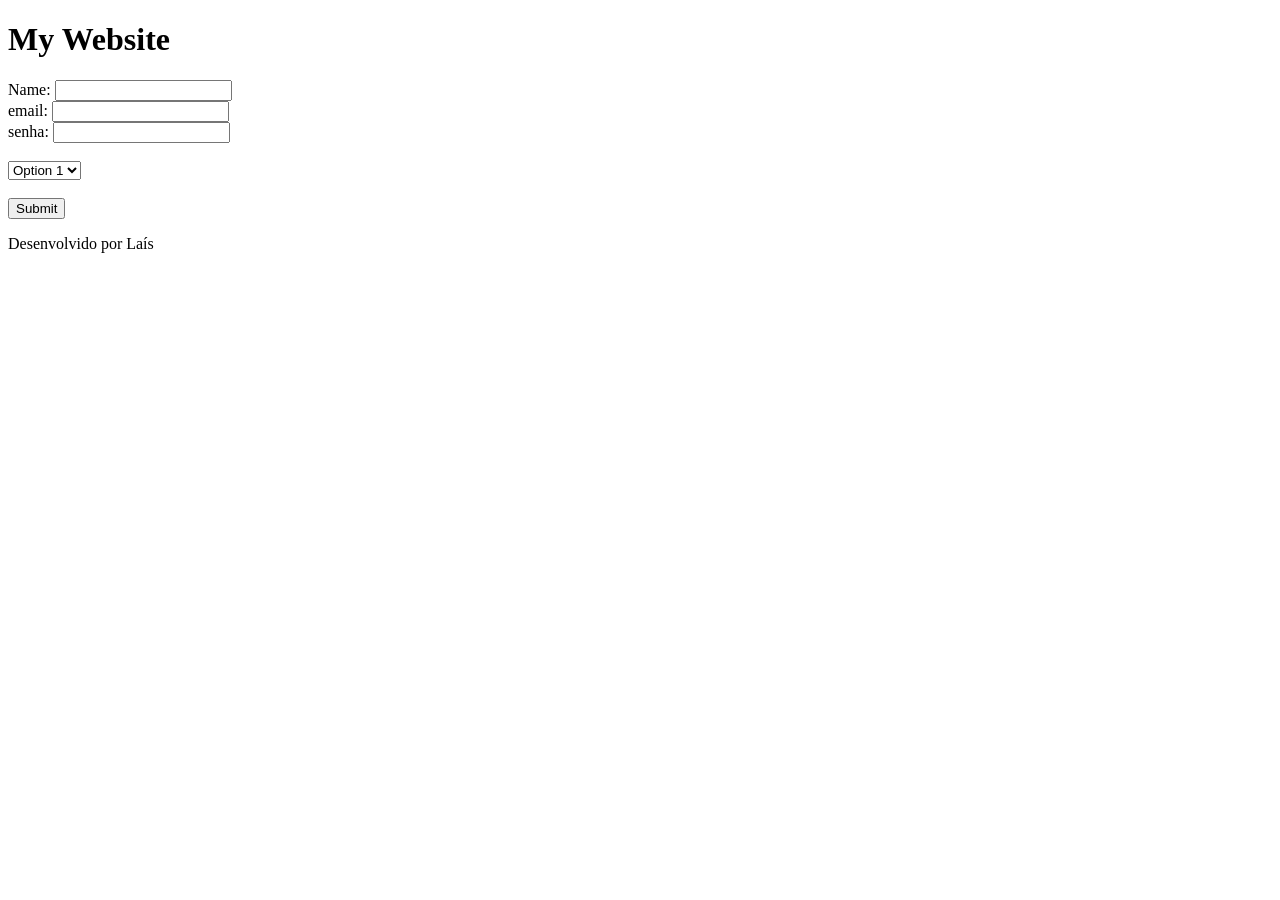
<file: estudo/index.html>
<!DOCTYPE html>
<html lang="en">
<head>
    <meta charset="UTF-8">
    <meta name="viewport" content="width=device-width, initial-scale=1.0">
    <title>Document</title>
</head>
<body>
<header>
    <h1>My Website</h1>
</header>   
<main>
    <form id="myForm" method="post">
        <label for="name">Name:</label>
        <input type="text" id="name" name="name">
         <br>
        <label for="email">email:</label>
        <input type="email" id="email" name="email" required>
         <br>
          <label for="senha">senha:</label>
        <input type="password" id="senha" name="senha" required minlength="8">
         <br>
        <br>
        <select name="options" id="options">
            <option value="option1">Option 1</option>
            <option value="option2">Option 2</option>
            <option value="option3">Option 3</option>
        </select>
        <br>
        <br>
        <input type="submit" value="Submit">

    </form>
</main> 
<footer>
    <p>Desenvolvido por Laís</p>
</footer>
<script>
    document.getElementById("myForm").addEventListener('submit', function(event) {
        event.preventDefault();
    });
</script>
</body>
</html>
</file>
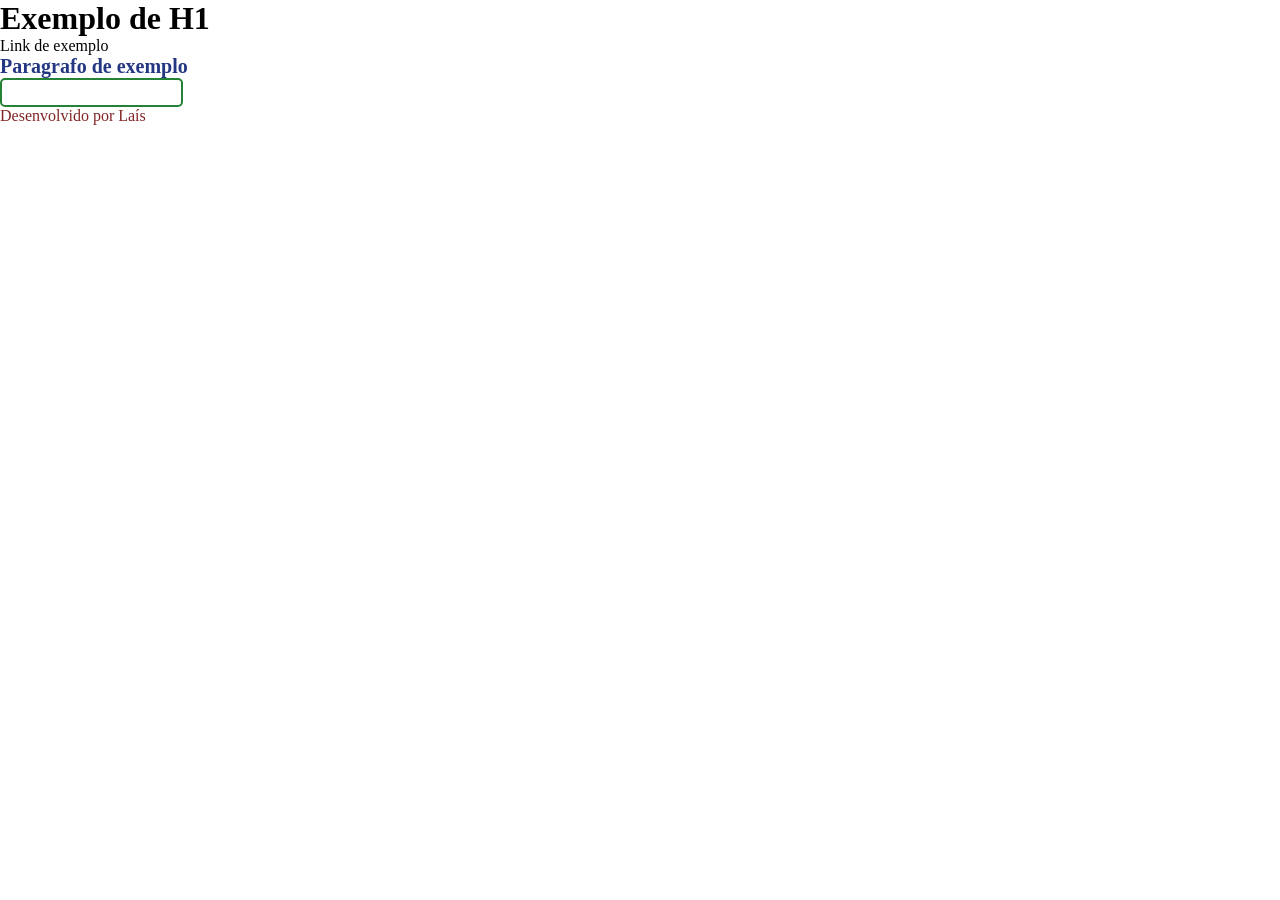
<file: exemplo-css/index.html>
<!DOCTYPE html>
<html lang="en">
<head>
    <meta charset="UTF-8">
    <meta name="viewport" content="width=device-width, initial-scale=1.0">
    <link rel="stylesheet" href="styles.css">
    <title>Exemplo de CSS</title>
</head>
<body>
    <header>
        <h1>Exemplo de H1</h1>
    </header>
    <main>
        <a> Link de exemplo</a>
        <p class="exemplo-classe"> Paragrafo de exemplo</p>
        <input type="email" name="email" id="email">
    </main>
    <footer>
        <p> Desenvolvido por Laís</p>
    </footer>
</body>
</html>
</file>
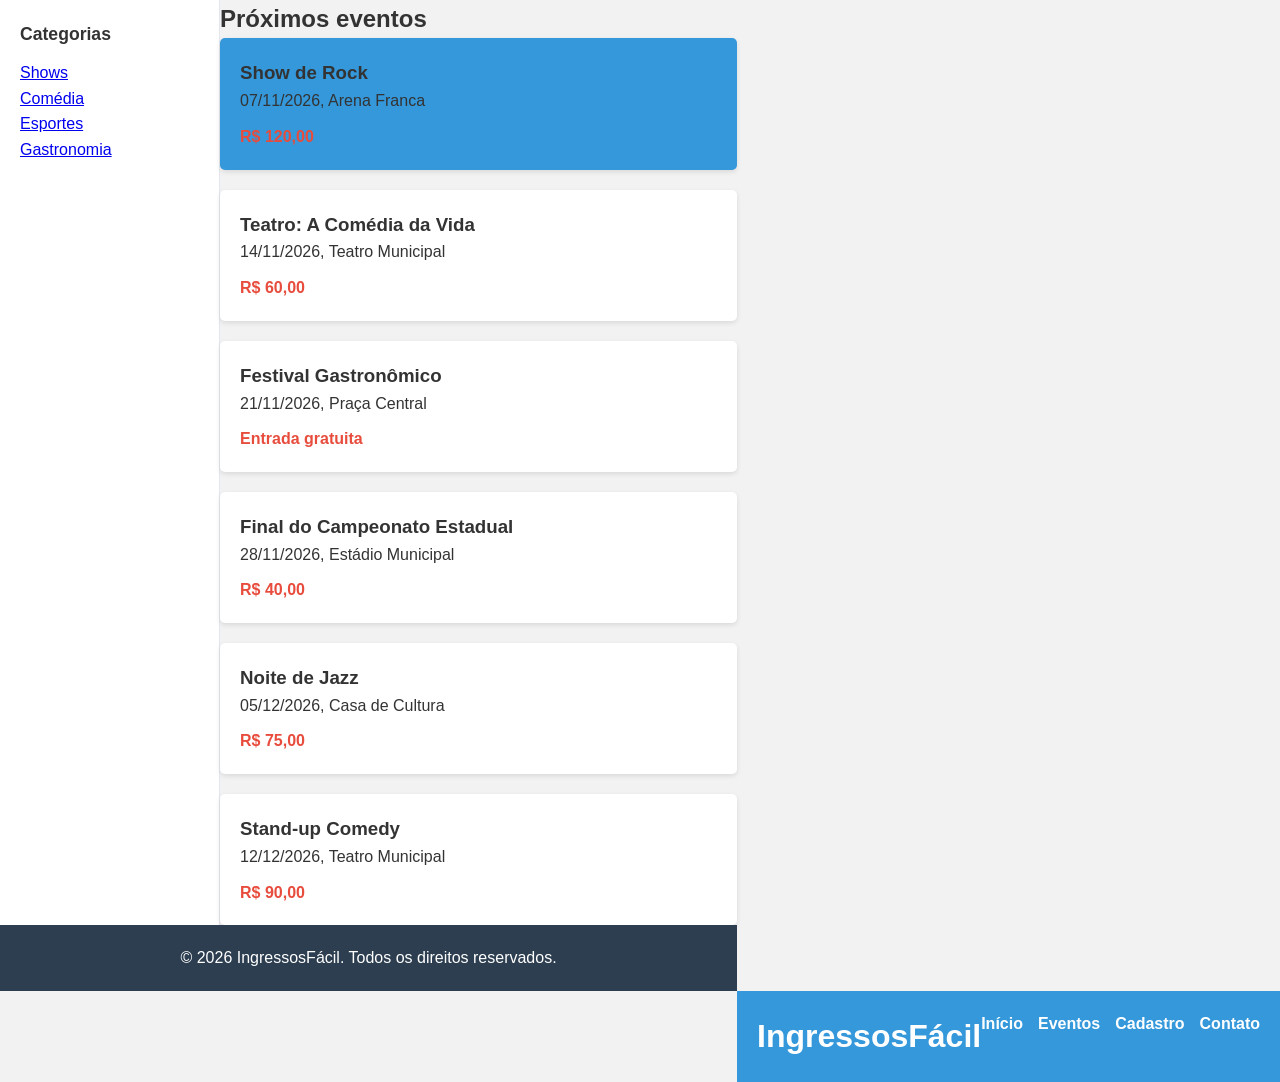
<file: exemplo-grid/index.html>
<!DOCTYPE html>
<html lang="pt-BR">
<head>
    <meta charset="UTF-8">
    <meta name="viewport" content="width=device-width, initial-scale=1.0">
    <title>IngressosFácil</title>
    <link rel="stylesheet" href="styles.css">
</head>
<body>

    <header class="topo">
        <h1>IngressosFácil</h1>
        <nav class="menu-horizontal">
            <ul>
                <li><a href="index.html" class="ativo">Início</a></li>
                <li><a href="#eventos">Eventos</a></li>
                <li><a href="cadastro.html">Cadastro</a></li>
                <li><a href="#contato">Contato</a></li>
            </ul>
        </nav>
    </header>

    <aside class="lateral">
        <h2>Categorias</h2>
        <nav class="menu-vertical">
            <ul>
                <li><a href="#">Shows</a></li>
                <li><a href="#">Comédia</a></li>
                <li><a href="#">Esportes</a></li>
                <li><a href="#">Gastronomia</a></li>
            </ul>
        </nav>
    </aside>

    <main class="conteudo">
        <section id="eventos">
            <h2>Próximos eventos</h2>
            <div class="grade-eventos">
                <article class="evento destaque">
                    <h3>Show de Rock</h3>
                    <p>07/11/2026, Arena Franca</p>
                    <p class="preco">R$ 120,00</p>
                </article>
                <article class="evento">
                    <h3>Teatro: A Comédia da Vida</h3>
                    <p>14/11/2026, Teatro Municipal</p>
                    <p class="preco">R$ 60,00</p>
                </article>
                <article class="evento">
                    <h3>Festival Gastronômico</h3>
                    <p>21/11/2026, Praça Central</p>
                    <p class="preco">Entrada gratuita</p>
                </article>
                <article class="evento">
                    <h3>Final do Campeonato Estadual</h3>
                    <p>28/11/2026, Estádio Municipal</p>
                    <p class="preco">R$ 40,00</p>
                </article>
                <article class="evento">
                    <h3>Noite de Jazz</h3>
                    <p>05/12/2026, Casa de Cultura</p>
                    <p class="preco">R$ 75,00</p>
                </article>
                <article class="evento">
                    <h3>Stand-up Comedy</h3>
                    <p>12/12/2026, Teatro Municipal</p>
                    <p class="preco">R$ 90,00</p>
                </article>
            </div>
        </section>
    </main>

    <footer class="rodape">
        <p id="contato">&copy; 2026 IngressosFácil. Todos os direitos reservados.</p>
    </footer>

</body>
</html>
</file>
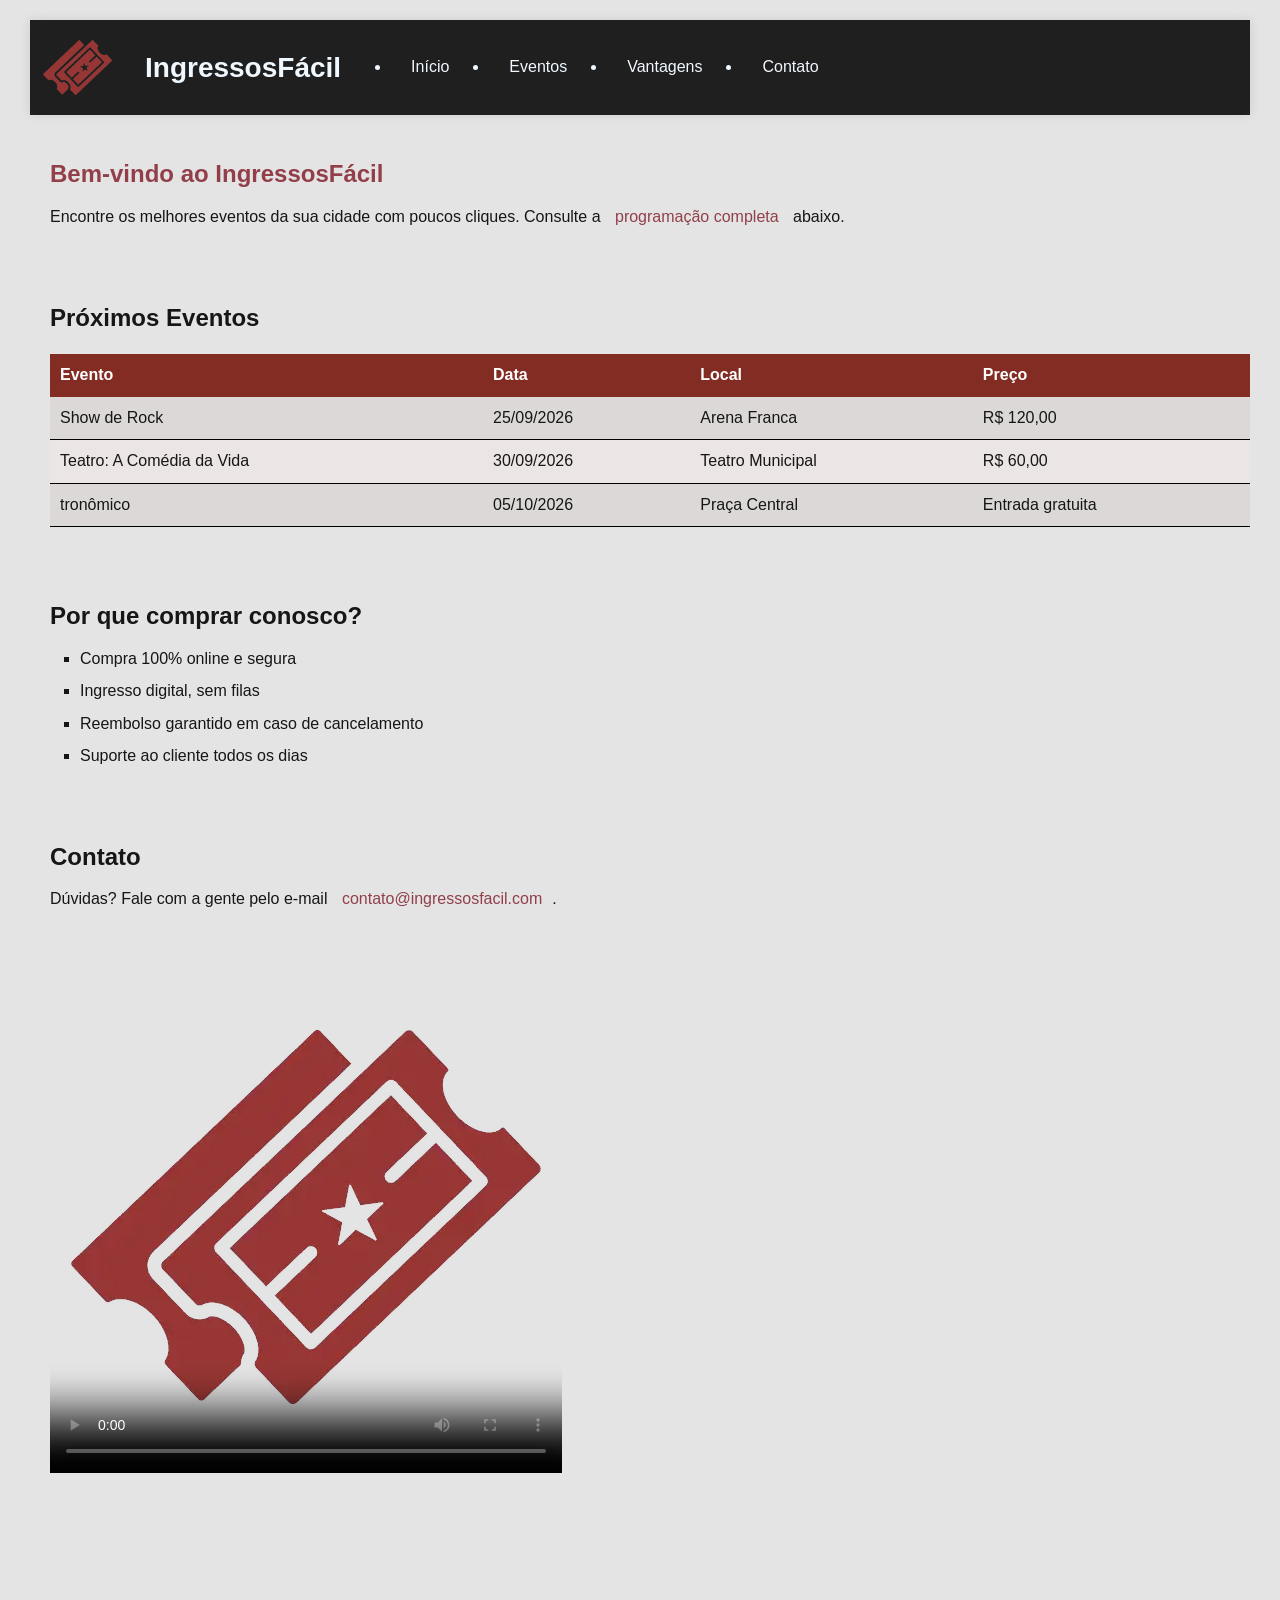
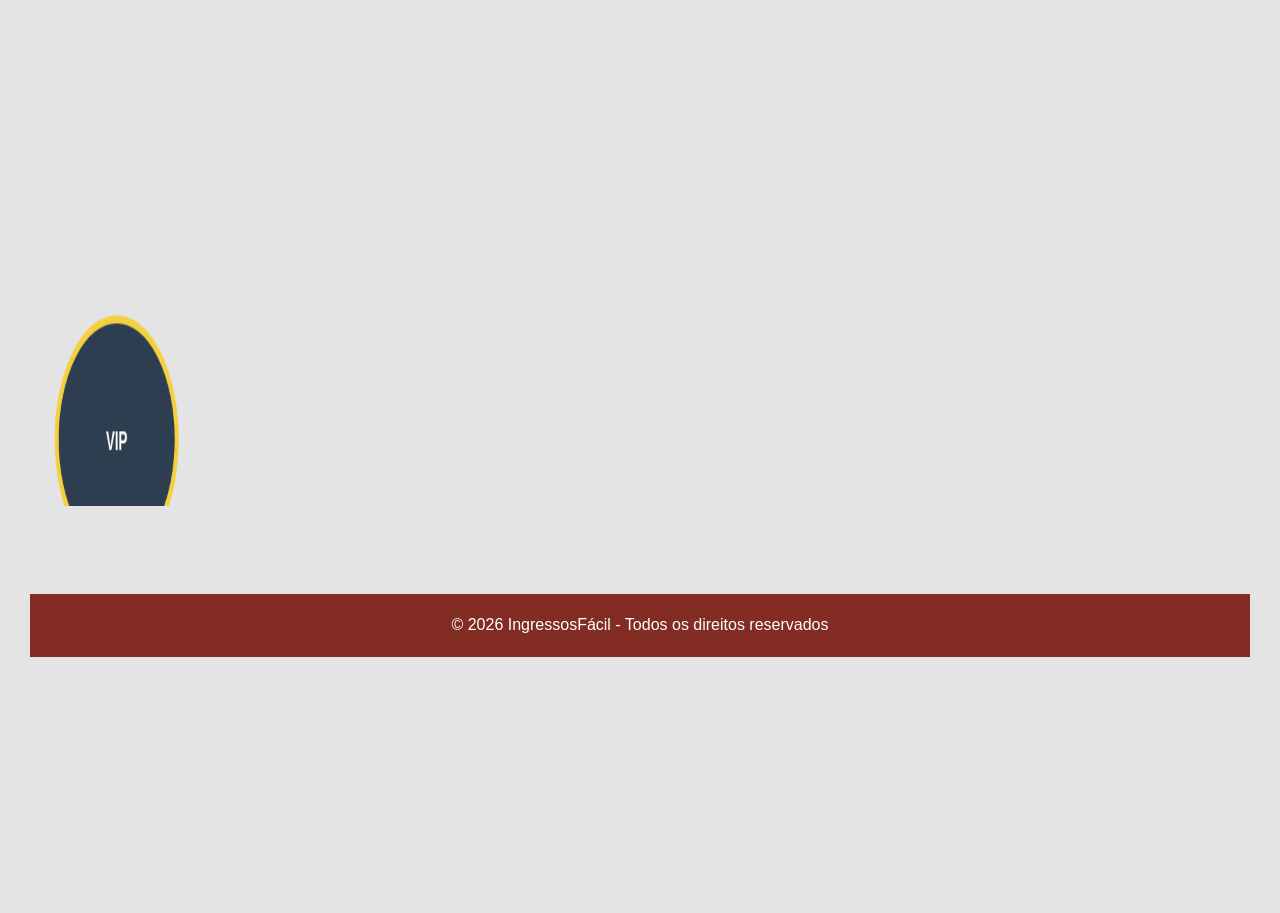
<file: exemplo-propriedade-css/index.html>
<!DOCTYPE html>
<html lang="pt-BR">

<head>
    <meta charset="UTF-8">
    <meta name="viewport" content="width=device-width, initial-scale=1.0">
    <title>IngressosFácil</title>
    <link rel="stylesheet" href="style.css">
</head>

<body>

    <header>
        <div class="logo">
            <img src="../imagens/tickets-icon.jpg" alt="Logo do site" style="width: 75px; height: 75px;">
            <h1>IngressosFácil</h1>

            <nav>
                <ul style=" display: flex;">
                    <li><a href="#home">Início</a></li>
                    <li><a href="#eventos">Eventos</a></li>
                    <li><a href="#vantagens">Vantagens</a></li>
                    <li><a href="#contato">Contato</a></li>
                </ul>
            </nav>
        </div>
    </header>

    <main>
        <br>
        <section id="home">
            <h2 style="color: rgb(146, 63, 74)">Bem-vindo ao IngressosFácil</h2>
            <p>Encontre os melhores eventos da sua cidade com poucos cliques. Consulte a <a href="#eventos">programação
                    completa</a> abaixo.</p>
        </section>
        <br>


        <section id="eventos">
            <h2>Próximos Eventos</h2>
            <table>
                <thead>
                    <tr>
                        <th>Evento</th>
                        <th>Data</th>
                        <th>Local</th>
                        <th>Preço</th>
                    </tr>
                </thead>
                <tbody>
                    <tr>
                        <td>Show de Rock</td>
                        <td>25/09/2026</td>
                        <td>Arena Franca</td>
                        <td>R$ 120,00</td>
                    </tr>
                    <tr>
                        <td>Teatro: A Comédia da Vida</td>
                        <td>30/09/2026</td>
                        <td>Teatro Municipal</td>
                        <td>R$ 60,00</td>
                    </tr>
                    <tr>
                        <td>tronômico</td>
                        <td>05/10/2026</td>
                        <td>Praça Central</td>
                        <td>Entrada gratuita</td>
                    </tr>
                </tbody>
            </table>
        </section>
        <br>
        <section id="vantagens">
            <h2>Por que comprar conosco?</h2>
            <ul>
                <li>Compra 100% online e segura</li>
                <li>Ingresso digital, sem filas</li>
                <li>Reembolso garantido em caso de cancelamento</li>
                <li>Suporte ao cliente todos os dias</li>
            </ul>
        </section>
        <br>
        <section id="contato">
            <h2>Contato</h2>
            <p>Dúvidas? Fale com a gente pelo e-mail <a
                    href="mailto:contato@ingressosfacil.com">contato@ingressosfacil.com</a>.</p>
        </section>
        <section id="video">
            <video id="videoEvento width: 480; height: auto;" poster="../imagens/tickets-icon.jpg" controls>
                <source src="../imagens/video.mp4" type="video/mp4">
                Seu navegador não suporta o elemento de vídeo.
        </section>
        <section>
            <iframe src="https://www.google.com/maps/embed?pb..." width="100%" height="300" loading="lazy"
                style="border: 0cap;" allowfullscreen></iframe>
        </section>
        <section id="exemplo-canvas">
            <canvas id="seloEvento" style="width: 200px; height: 200px;"></canvas>
        </section>
    </main>
    <br>
    <footer class="footer">
        <p>&copy; 2026 IngressosFácil - Todos os direitos reservados</p>
    </footer>

    <section id="exemplo-canvas">
        <canvas id="seloEvento" width="200" height="200"></canvas>
    </section>


    <script>
        const canvas = document.getElementById('seloEvento');
        const ctx = canvas.getContext('2d');
        ctx.beginPath();
        ctx.arc(100, 100, 90, 0, Math.PI * 2);
        ctx.fillStyle = '#2c3e50';
        ctx.fill();

        ctx.beginPath();
        ctx.arc(100, 100, 90, 0, Math.PI * 2);
        ctx.strokeStyle = '#f4d03f';
        ctx.lineWidth = 6;
        ctx.stroke();

        ctx.fillStyle = '#ffffff';
        ctx.font = 'bold 20px Arial';
        ctx.textAlign = 'center';
        ctx.fillText('VIP', 100, 108);
    </script>

</body>

</html>
</file>
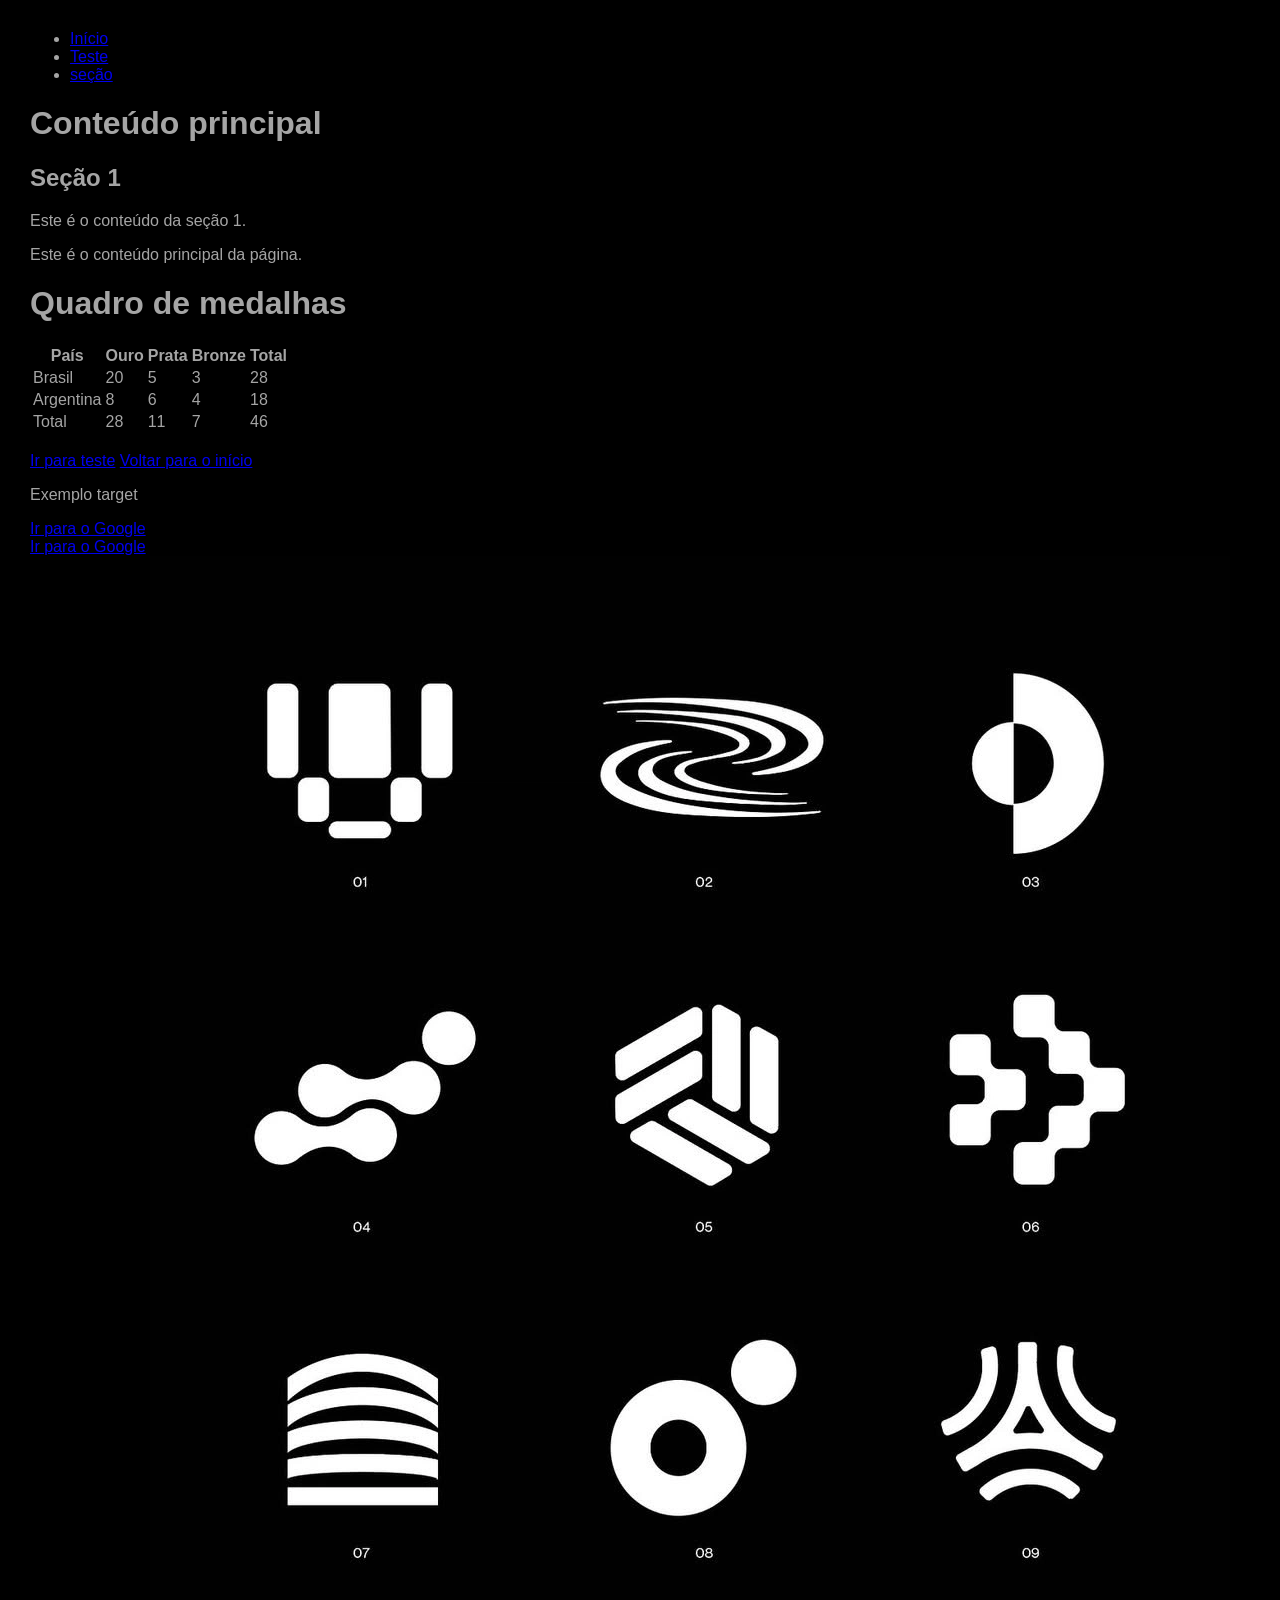
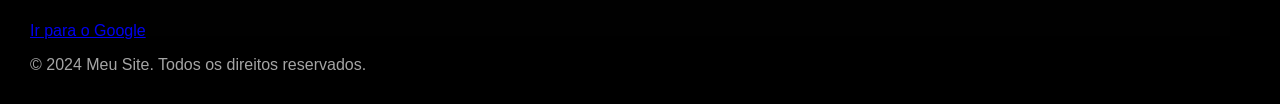
<file: exercicio-antigo.html>
<!-- <!DOCTYPE html>
<html lang="en">
<head>
    <meta charset="UTF-8">
    <meta name="viewport" content="width=device-width, initial-scale=1.0">
    <link rel="stylesheet" href="style.css">
    <title>Document</title>
</head>
<body>
    <h1>Hello, World!</h1>
    <p>This is a simple HTML document.</p>
    <h2>List of Items</h2>
    <h3>Fruits</h3>
    <h4>Apples</h4>
    <h5>Bananas</h5>
    <h6>Oranges</h6>

    <p>
        primeira linha
        <br>
        segunda linha
    </p>
    <p>
        <strong>Texto em negrito</strong><br>
        <em>Texto em itálico</em><br>
        <u>Texto sublinhado</u><br>
        <b>Texto em negrito com a tag b</b>
    </p>

    <table>
        <thead>
            <tr>
                <th>Nome</th>
                <th>Idade</th>
                <th>Cidade</th>
            </tr>
        </thead>
        <tbody>
            <tr>
                <td>João</td>
                <td>25</td>
                <td>São Paulo</td>
            </tr>
            <tr>
                <td>Maria</td>
                <td>30</td>
                <td>Rio de Janeiro</td>
            </tr>
        </tbody>
    </table>
</body>
</html> -->
<!DOCTYPE html>
<html lang="en">
<head>
    <meta charset="UTF-8">
    <meta name="viewport" content="width=device-width, initial-scale=1.0">
    <favicon rel="icon" type="image/png" href="favicon.png">
    <link rel="stylesheet" href="style.css">
    <title>Document</title>
    <nav>
        <ul>
            <li><a href="index.html">Início</a></li>
            <li><a href="teste.html">Teste</a></li>
            <li><a href=#1>seção</a></li>
        </ul>
    </nav>
</head>

<body>
    <main>
    <h1>Conteúdo principal</h1>
    <section id="1">
        <h2>Seção 1</h2>
        <p>Este é o conteúdo da seção 1.</p>
    </section>
    <p>Este é o conteúdo principal da página.</p>
    </main>
    <h1 id="inicio">Quadro de medalhas</h1>
    <table>
        <thead>
            <tr>
                <th>País</th>
                <th>Ouro</th>
                <th>Prata</th>
                <th>Bronze</th>
                <th>Total</th>
            </tr>
        </thead>
        <tbody>
            <tr>
                <td>Brasil</td>
                <td>20</td>
                <td>5</td>
                <td>3</td>
                <td>28</td>
            </tr>
            <tr>
                <td>Argentina</td>
                <td>8</td>
                <td>6</td>
                <td>4</td>
                <td>18</td>
            </tr>
        </tbody>
        <tfoot>
            <tr>
                <td>Total</td>
                <td>28</td>
                <td>11</td>
                <td>7</td>
                <td>46</td>
            </tr>
    </table>
    <br>
    <a href="teste.html">Ir para teste</a>
    <a href="#inicio">Voltar para o início</a>
    <br>
    <p>Exemplo target</p>
    <a href="https://www.google.com" target="_blank">Ir para o Google</a>

    <br>
    <a href="https://www.google.com" target="_parent">Ir para o Google</a>
    
    <br>
    <a href="https://www.google.com" target="_top">Ir para o Google</a>
    <img src="a.webp" alt="Descrição da imagem">

    <footer>
    <p>© 2024 Meu Site. Todos os direitos reservados.</p>
    </footer>

</body>
</html>
</file>
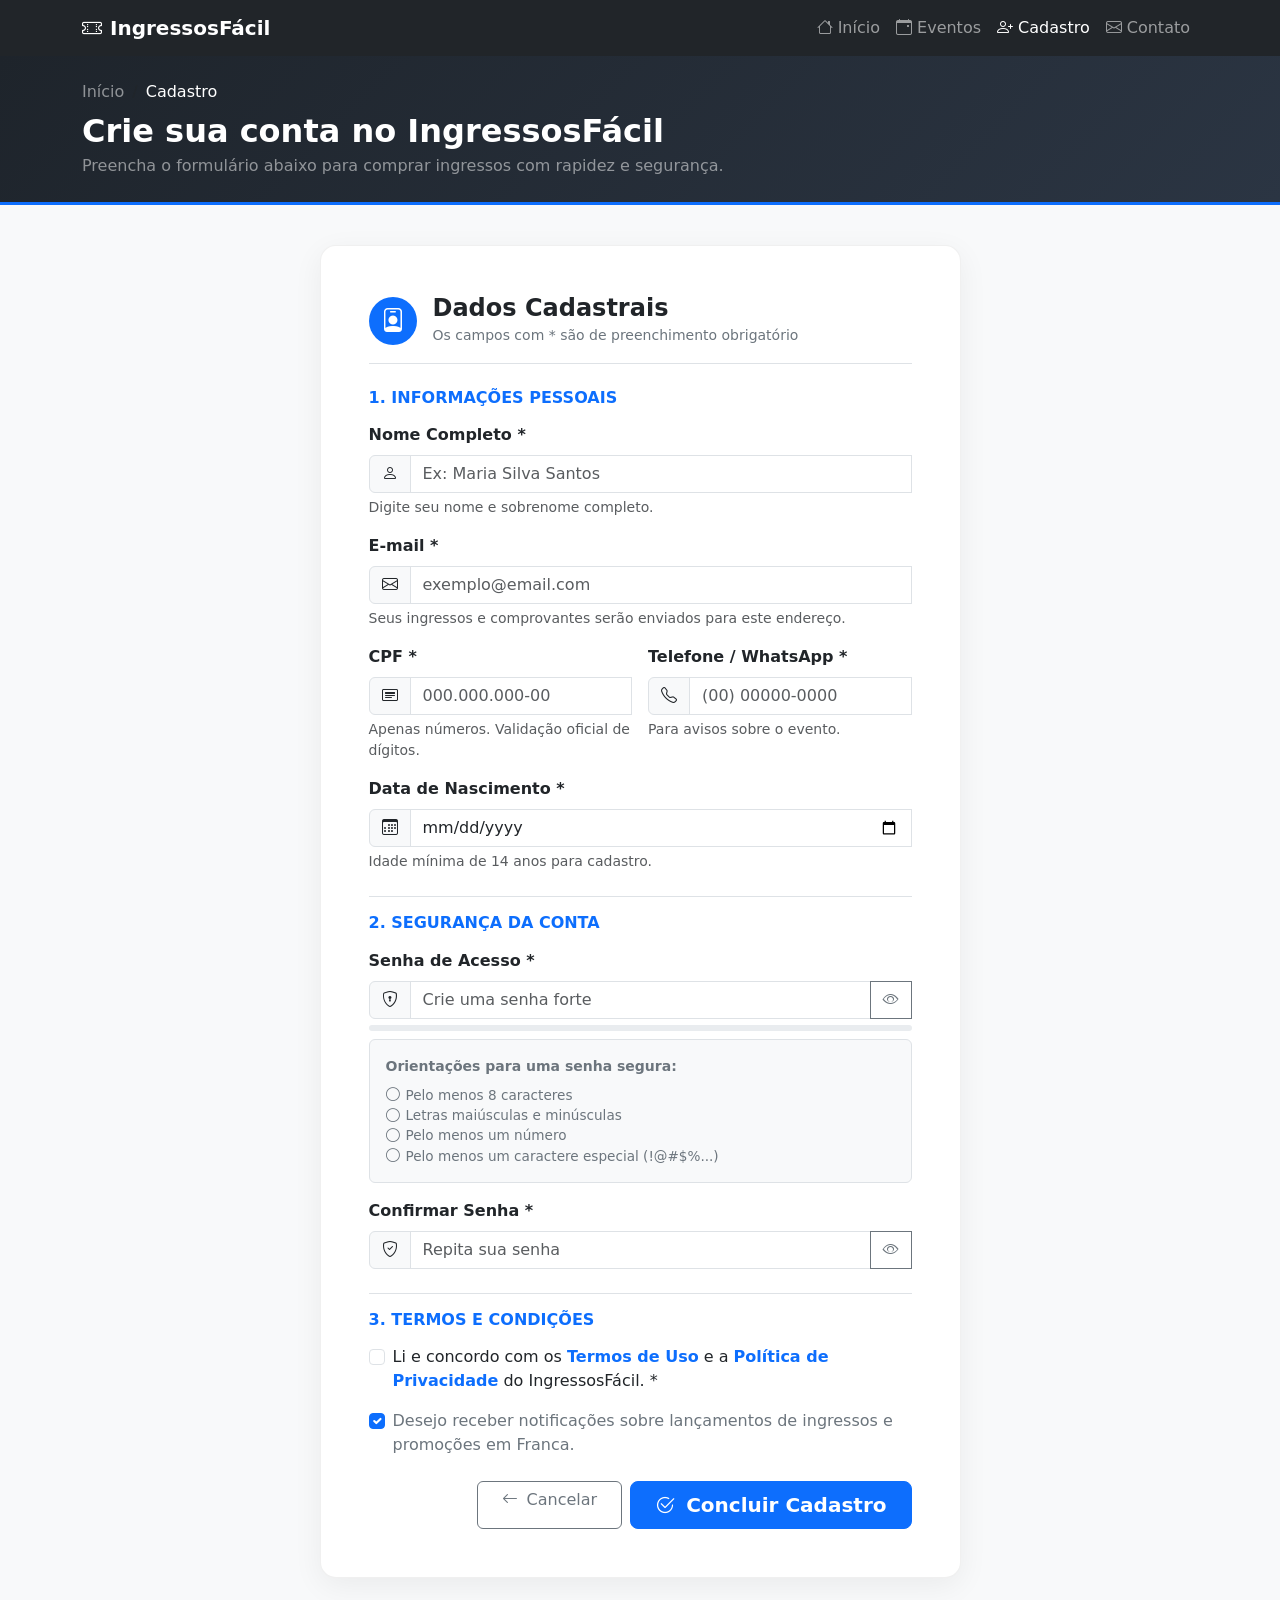
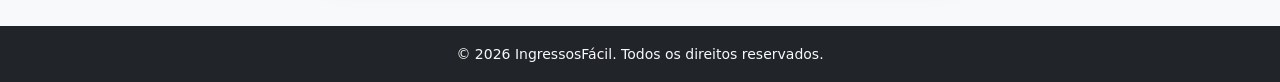
<file: exemplo-bootstrap/cadastro.html>
<!DOCTYPE html>
<html lang="pt-BR">
<head>
    <meta charset="UTF-8">
    <meta name="viewport" content="width=device-width, initial-scale=1.0">
    <title>Cadastro - IngressosFácil</title>
    <!-- CSS do Bootstrap 5.3.8 -->
    <link href="https://cdn.jsdelivr.net/npm/bootstrap@5.3.8/dist/css/bootstrap.min.css" rel="stylesheet"
          integrity="sha384-sRIl4kxILFvY47J16cr9ZwB07vP4J8+LH7qKQnuqkuIAvNWLzeN8tE5YBujZqJLB" crossorigin="anonymous">
    <!-- Ícones do Bootstrap -->
    <link rel="stylesheet" href="https://cdn.jsdelivr.net/npm/bootstrap-icons@1.11.3/font/bootstrap-icons.min.css">
    <!-- Estilos customizados -->
    <link rel="stylesheet" href="styles.css">
</head>
<body class="d-flex flex-column min-vh-100 bg-light">

    <!-- Barra de Navegação -->
    <nav class="navbar navbar-expand-md bg-dark" data-bs-theme="dark">
        <div class="container">
            <a class="navbar-brand fw-bold" href="index.html">
                <i class="bi bi-ticket-perforated me-2" aria-hidden="true"></i>IngressosFácil
            </a>
            <button class="navbar-toggler" type="button" data-bs-toggle="collapse" data-bs-target="#menuPrincipal"
                    aria-controls="menuPrincipal" aria-expanded="false" aria-label="Alternar menu">
                <span class="navbar-toggler-icon"></span>
            </button>
            <div class="collapse navbar-collapse" id="menuPrincipal">
                <ul class="navbar-nav ms-auto">
                    <li class="nav-item">
                        <a class="nav-link" href="index.html"><i class="bi bi-house" aria-hidden="true"></i> Início</a>
                    </li>
                    <li class="nav-item">
                        <a class="nav-link" href="index.html#eventos"><i class="bi bi-calendar-event" aria-hidden="true"></i> Eventos</a>
                    </li>
                    <li class="nav-item">
                        <a class="nav-link active" aria-current="page" href="cadastro.html"><i class="bi bi-person-plus" aria-hidden="true"></i> Cadastro</a>
                    </li>
                    <li class="nav-item">
                        <a class="nav-link" href="index.html#contato"><i class="bi bi-envelope" aria-hidden="true"></i> Contato</a>
                    </li>
                </ul>
            </div>
        </div>
    </nav>

    <!-- Cabeçalho da Página -->
    <header class="hero-cadastro py-4 mb-4">
        <div class="container">
            <nav aria-label="breadcrumb">
                <ol class="breadcrumb mb-2">
                    <li class="breadcrumb-item"><a href="index.html" class="text-white-50 text-decoration-none">Início</a></li>
                    <li class="breadcrumb-item active text-white" aria-current="page">Cadastro</li>
                </ol>
            </nav>
            <h1 class="h2 fw-bold mb-1">Crie sua conta no IngressosFácil</h1>
            <p class="mb-0 text-white-50">Preencha o formulário abaixo para comprar ingressos com rapidez e segurança.</p>
        </div>
    </header>

    <!-- Conteúdo Principal / Formulário -->
    <main class="container my-3 mb-5 flex-grow-1">
        <div class="row justify-content-center">
            <div class="col-lg-8 col-xl-7">

                <div class="card form-card p-4 p-md-5">

                    <div class="d-flex align-items-center mb-4 pb-3 border-bottom">
                        <div class="bg-primary text-white rounded-circle p-3 me-3 d-flex align-items-center justify-content-center" style="width: 48px; height: 48px;">
                            <i class="bi bi-person-badge fs-4"></i>
                        </div>
                        <div>
                            <h2 class="h4 mb-0 fw-bold">Dados Cadastrais</h2>
                            <small class="text-secondary">Os campos com * são de preenchimento obrigatório</small>
                        </div>
                    </div>

                    <form id="formCadastro" novalidate>

                        <!-- SEÇÃO 1: DADOS PESSOAIS -->
                        <h3 class="h6 text-uppercase text-primary fw-bold mb-3">1. Informações Pessoais</h3>

                        <!-- Nome Completo -->
                        <div class="mb-3">
                            <label for="nome" class="form-label fw-semibold">Nome Completo *</label>
                            <div class="input-group">
                                <span class="input-group-text"><i class="bi bi-person"></i></span>
                                <input type="text" class="form-control" id="nome" name="nome"
                                       placeholder="Ex: Maria Silva Santos" required>
                                <div class="invalid-feedback" id="feedbackNome"></div>
                            </div>
                            <div class="form-text">Digite seu nome e sobrenome completo.</div>
                        </div>

                        <!-- E-mail -->
                        <div class="mb-3">
                            <label for="email" class="form-label fw-semibold">E-mail *</label>
                            <div class="input-group">
                                <span class="input-group-text"><i class="bi bi-envelope"></i></span>
                                <input type="email" class="form-control" id="email" name="email"
                                       placeholder="exemplo@email.com" required>
                                <div class="invalid-feedback" id="feedbackEmail"></div>
                            </div>
                            <div class="form-text">Seus ingressos e comprovantes serão enviados para este endereço.</div>
                        </div>

                        <div class="row g-3 mb-4">
                            <!-- CPF -->
                            <div class="col-md-6">
                                <label for="cpf" class="form-label fw-semibold">CPF *</label>
                                <div class="input-group">
                                    <span class="input-group-text"><i class="bi bi-card-heading"></i></span>
                                    <input type="text" class="form-control" id="cpf" name="cpf"
                                           placeholder="000.000.000-00" maxlength="14" required>
                                    <div class="invalid-feedback" id="feedbackCpf"></div>
                                </div>
                                <div class="form-text">Apenas números. Validação oficial de dígitos.</div>
                            </div>

                            <!-- Telefone / Celular -->
                            <div class="col-md-6">
                                <label for="telefone" class="form-label fw-semibold">Telefone / WhatsApp *</label>
                                <div class="input-group">
                                    <span class="input-group-text"><i class="bi bi-telephone"></i></span>
                                    <input type="tel" class="form-control" id="telefone" name="telefone"
                                           placeholder="(00) 00000-0000" maxlength="15" required>
                                    <div class="invalid-feedback" id="feedbackTelefone"></div>
                                </div>
                                <div class="form-text">Para avisos sobre o evento.</div>
                            </div>

                            <!-- Data de Nascimento -->
                            <div class="col-12">
                                <label for="nascimento" class="form-label fw-semibold">Data de Nascimento *</label>
                                <div class="input-group">
                                    <span class="input-group-text"><i class="bi bi-calendar3"></i></span>
                                    <input type="date" class="form-control" id="nascimento" name="nascimento" required>
                                    <div class="invalid-feedback" id="feedbackNascimento"></div>
                                </div>
                                <div class="form-text">Idade mínima de 14 anos para cadastro.</div>
                            </div>
                        </div>

                        <!-- SEÇÃO 2: DADOS DE ACESSO E SEGURANÇA -->
                        <h3 class="h6 text-uppercase text-primary fw-bold mb-3 pt-3 border-top">2. Segurança da Conta</h3>

                        <!-- Senha -->
                        <div class="mb-3">
                            <label for="senha" class="form-label fw-semibold">Senha de Acesso *</label>
                            <div class="input-group">
                                <span class="input-group-text"><i class="bi bi-shield-lock"></i></span>
                                <input type="password" class="form-control" id="senha" name="senha"
                                       placeholder="Crie uma senha forte" required>
                                <button class="btn btn-outline-secondary btn-toggle-password" type="button" id="toggleSenha" title="Mostrar/ocultar senha">
                                    <i class="bi bi-eye"></i>
                                </button>
                                <div class="invalid-feedback" id="feedbackSenha"></div>
                            </div>

                            <!-- Medidor de Força -->
                            <div class="password-strength-meter">
                                <div class="password-strength-bar" id="strengthBar"></div>
                            </div>
                            <div id="strengthText" class="form-text"></div>

                            <!-- Requisitos interativos da senha -->
                            <div class="p-3 mt-2 bg-body-tertiary rounded border">
                                <span class="d-block fw-semibold text-secondary small mb-2">Orientações para uma senha segura:</span>
                                <ul class="password-requirements">
                                    <li id="req-length" class="unmet"><i class="bi bi-circle"></i> Pelo menos 8 caracteres</li>
                                    <li id="req-letter" class="unmet"><i class="bi bi-circle"></i> Letras maiúsculas e minúsculas</li>
                                    <li id="req-number" class="unmet"><i class="bi bi-circle"></i> Pelo menos um número</li>
                                    <li id="req-special" class="unmet"><i class="bi bi-circle"></i> Pelo menos um caractere especial (!@#$%...)</li>
                                </ul>
                            </div>
                        </div>

                        <!-- Confirmação de Senha -->
                        <div class="mb-4">
                            <label for="confirmaSenha" class="form-label fw-semibold">Confirmar Senha *</label>
                            <div class="input-group">
                                <span class="input-group-text"><i class="bi bi-shield-check"></i></span>
                                <input type="password" class="form-control" id="confirmaSenha" name="confirmaSenha"
                                       placeholder="Repita sua senha" required>
                                <button class="btn btn-outline-secondary btn-toggle-password" type="button" id="toggleConfirma" title="Mostrar/ocultar senha">
                                    <i class="bi bi-eye"></i>
                                </button>
                                <div class="invalid-feedback" id="feedbackConfirmaSenha"></div>
                            </div>
                        </div>

                        <!-- SEÇÃO 3: TERMOS E PREFERÊNCIAS -->
                        <h3 class="h6 text-uppercase text-primary fw-bold mb-3 pt-3 border-top">3. Termos e Condições</h3>

                        <!-- Checkbox Termos -->
                        <div class="form-check mb-3">
                            <input class="form-check-input" type="checkbox" id="termos" name="termos" required>
                            <label class="form-check-label" for="termos">
                                Li e concordo com os <a href="#" class="text-decoration-none fw-semibold" data-bs-toggle="modal" data-bs-target="#modalTermos">Termos de Uso</a> e a <a href="#" class="text-decoration-none fw-semibold">Política de Privacidade</a> do IngressosFácil. *
                            </label>
                            <div class="invalid-feedback" id="feedbackTermos"></div>
                        </div>

                        <!-- Checkbox Newsletter (Opcional) -->
                        <div class="form-check mb-4">
                            <input class="form-check-input" type="checkbox" id="newsletter" name="newsletter" checked>
                            <label class="form-check-label text-secondary" for="newsletter">
                                Desejo receber notificações sobre lançamentos de ingressos e promoções em Franca.
                            </label>
                        </div>

                        <!-- Botões de Ação -->
                        <div class="d-grid gap-2 d-md-flex justify-content-md-end mt-4">
                            <a href="index.html" class="btn btn-outline-secondary px-4">
                                <i class="bi bi-arrow-left me-1"></i> Cancelar
                            </a>
                            <button type="submit" class="btn btn-primary btn-lg px-4 fw-semibold">
                                <i class="bi bi-check2-circle me-1"></i> Concluir Cadastro
                            </button>
                        </div>

                    </form>

                </div>

            </div>
        </div>
    </main>

    <!-- Modal de Termos de Uso -->
    <div class="modal fade" id="modalTermos" tabindex="-1" aria-labelledby="modalTermosTitulo" aria-hidden="true">
        <div class="modal-dialog modal-dialog-scrollable">
            <div class="modal-content">
                <div class="modal-header">
                    <h5 class="modal-title" id="modalTermosTitulo"><i class="bi bi-file-earmark-text me-2"></i>Termos de Uso - IngressosFácil</h5>
                    <button type="button" class="btn-close" data-bs-dismiss="modal" aria-label="Fechar"></button>
                </div>
                <div class="modal-body text-secondary small">
                    <h6>1. Objeto</h6>
                    <p>O IngressosFácil é uma plataforma de intermediação e venda de ingressos online para eventos culturais, esportivos e gastronômicos.</p>
                    <h6>2. Responsabilidades do Usuário</h6>
                    <p>O usuário garante que os dados fornecidos são verdadeiros, precisos e atualizados, sendo o único responsável pela guarda de sua senha.</p>
                    <h6>3. Privacidade e Proteção de Dados (LGPD)</h6>
                    <p>Seus dados são coletados exclusivamente para a emissão nominal dos ingressos, combate a fraudes e cumprimento de obrigações legais, nos termos da Lei Geral de Proteção de Dados.</p>
                </div>
                <div class="modal-footer">
                    <button type="button" class="btn btn-primary" data-bs-dismiss="modal">Entendi e Aceito</button>
                </div>
            </div>
        </div>
    </div>

    <!-- Modal de Sucesso após Envio do Cadastro -->
    <div class="modal fade" id="modalSucesso" tabindex="-1" aria-labelledby="modalSucessoTitulo" aria-hidden="true" data-bs-backdrop="static">
        <div class="modal-dialog modal-dialog-centered">
            <div class="modal-content text-center p-3">
                <div class="modal-body">
                    <div class="text-success mb-3">
                        <i class="bi bi-check-circle-fill display-1"></i>
                    </div>
                    <h3 class="h4 fw-bold text-success" id="modalSucessoTitulo">Cadastro realizado com sucesso!</h3>
                    <p class="text-secondary mb-4">Seja bem-vindo(a) ao IngressosFácil. Sua conta foi criada e está pronta para uso.</p>
                    
                    <div class="card bg-body-tertiary text-start p-3 mb-4 border">
                        <h4 class="h6 fw-bold mb-2"><i class="bi bi-info-circle me-1"></i> Resumo do seu cadastro:</h4>
                        <p class="mb-1 small"><strong>Nome:</strong> <span id="resumoNome"></span></p>
                        <p class="mb-1 small"><strong>E-mail:</strong> <span id="resumoEmail"></span></p>
                        <p class="mb-0 small"><strong>CPF:</strong> <span id="resumoCpf"></span></p>
                    </div>

                    <div class="d-grid gap-2">
                        <a href="index.html#eventos" class="btn btn-primary btn-lg">
                            <i class="bi bi-ticket-perforated me-1"></i> Ver Eventos e Comprar Ingressos
                        </a>
                        <button type="button" class="btn btn-outline-secondary" data-bs-dismiss="modal">
                            Novo Cadastro
                        </button>
                    </div>
                </div>
            </div>
        </div>
    </div>

    <!-- Rodapé -->
    <footer id="contato" class="bg-dark text-light text-center py-3 mt-auto">
        <div class="container">
            <small>&copy; 2026 IngressosFácil. Todos os direitos reservados.</small>
        </div>
    </footer>

    <!-- Bootstrap Bundle com Popper -->
    <script src="https://cdn.jsdelivr.net/npm/bootstrap@5.3.8/dist/js/bootstrap.bundle.min.js"
            integrity="sha384-FKyoEForCGlyvwx9Hj09JcYn3nv7wiPVlz7YYwJrWVcXK/BmnVDxM+D2scQbITxI" crossorigin="anonymous"></script>
    <!-- Script de validação e orientação em JavaScript -->
    <script src="cadastro.js"></script>
</body>
</html>
</file>
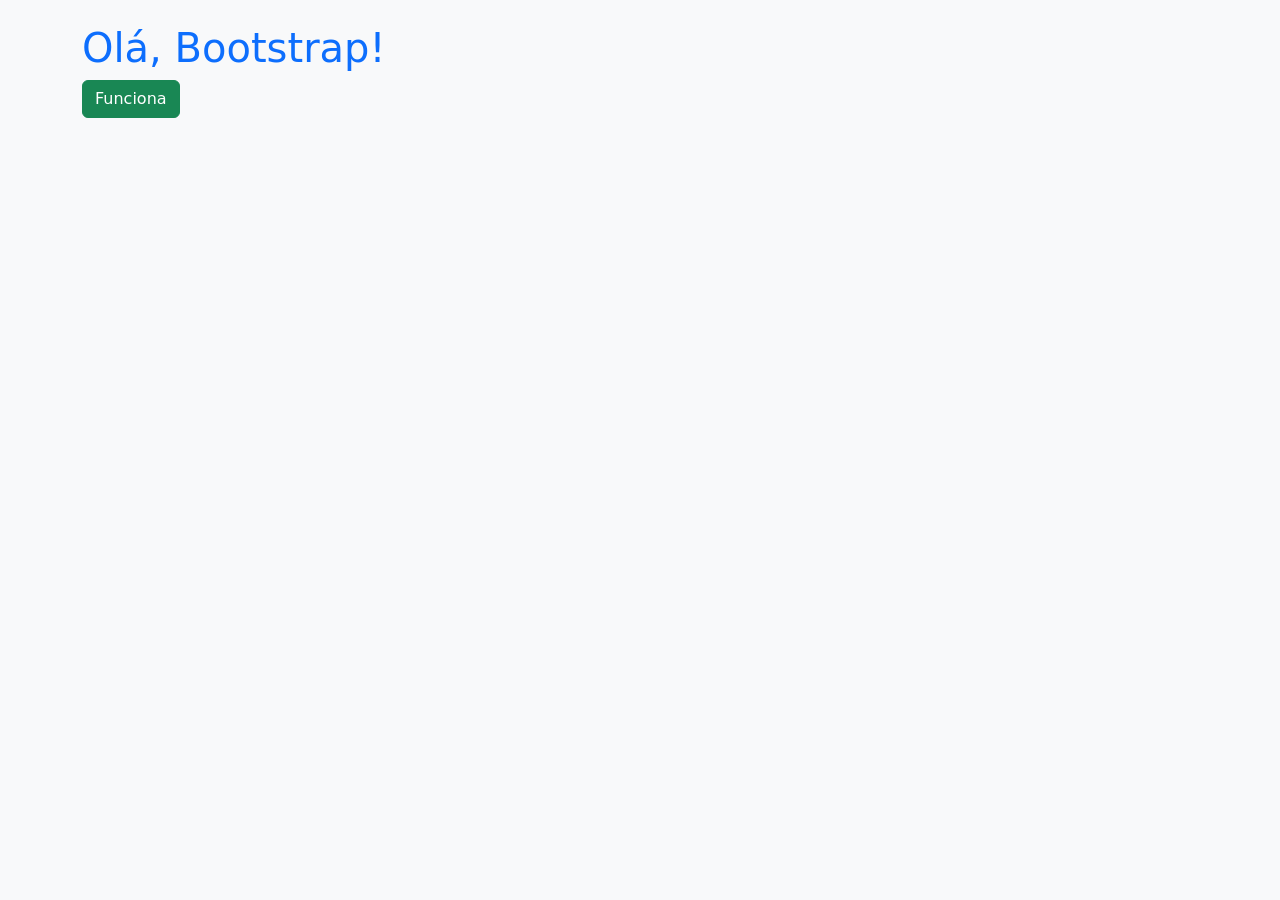
<file: exemplo-bootstrap/modelo.html>
<!DOCTYPE html>
<html lang="pt-BR">
<head>
    <meta charset="UTF-8">
    <meta name="viewport" content="width=device-width, initial-scale=1.0">
    <title>Meu primeiro Bootstrap</title>

    <!-- CSS do Bootstrap -->
    <link href="https://cdn.jsdelivr.net/npm/bootstrap@5.3.8/dist/css/bootstrap.min.css" rel="stylesheet"
          integrity="sha384-sRIl4kxILFvY47J16cr9ZwB07vP4J8+LH7qKQnuqkuIAvNWLzeN8tE5YBujZqJLB" crossorigin="anonymous">

    <!-- Ícones do Bootstrap (opcional) -->
    <link rel="stylesheet" href="https://cdn.jsdelivr.net/npm/bootstrap-icons@1.11.3/font/bootstrap-icons.min.css">

    <!-- Seu CSS, SEMPRE depois do Bootstrap -->
    <link rel="stylesheet" href="styles.css">
</head>
<body>

    <div class="container py-4">
        <h1 class="text-primary">Olá, Bootstrap!</h1>
        <button type="button" class="btn btn-success">Funciona</button>
    </div>

    <!-- JavaScript do Bootstrap (necessário para menu hambúrguer, modal, dropdown...) -->
    <script src="https://cdn.jsdelivr.net/npm/bootstrap@5.3.8/dist/js/bootstrap.bundle.min.js"
            integrity="sha384-FKyoEForCGlyvwx9Hj09JcYn3nv7wiPVlz7YYwJrWVcXK/BmnVDxM+D2scQbITxI" crossorigin="anonymous"></script>
</body>
</html>
</file>
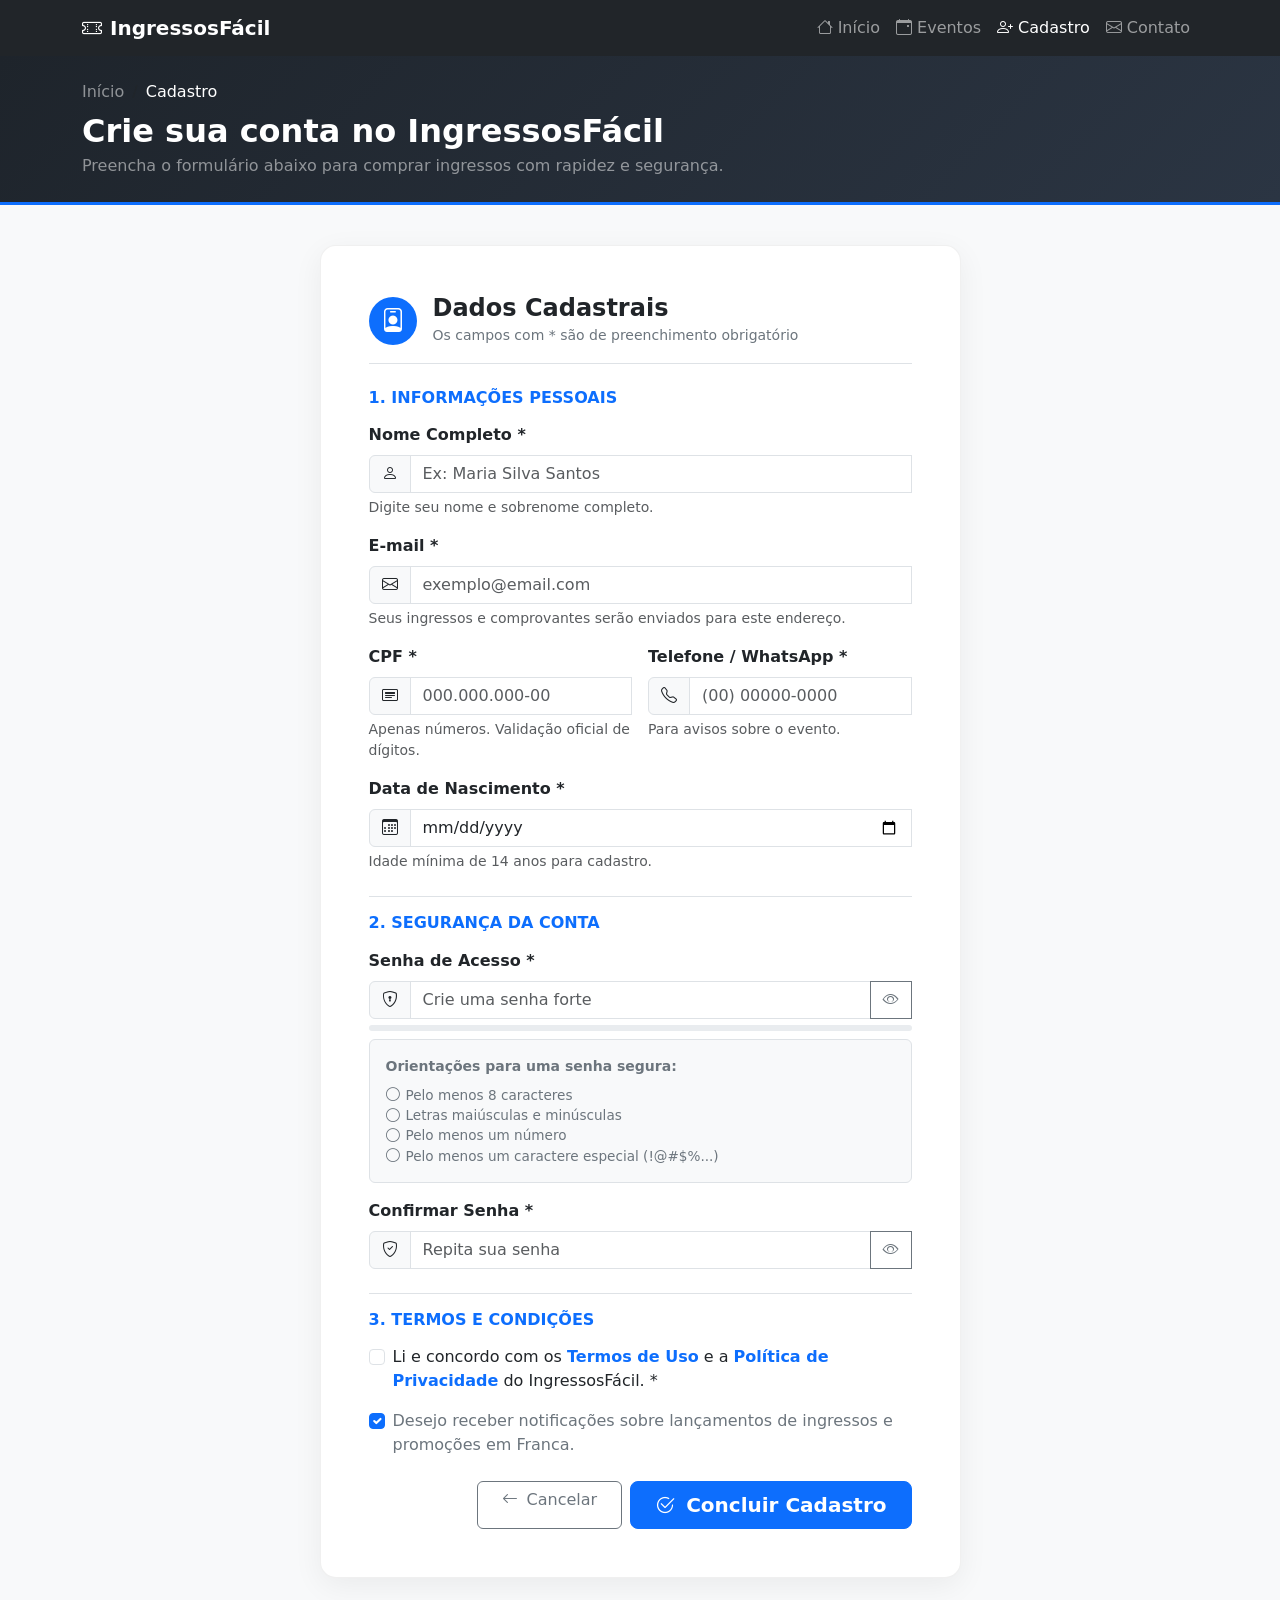
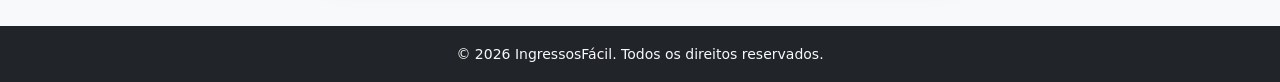
<file: exemplo-grid/cadastro.html>
<!DOCTYPE html>
<html lang="pt-BR">
<head>
    <meta charset="UTF-8">
    <meta http-equiv="refresh" content="0; url=../exemplo-bootstrap/cadastro.html">
    <title>Cadastro - IngressosFácil</title>
    <script>
        window.location.replace("../exemplo-bootstrap/cadastro.html");
    </script>
</head>
<body>
    <p>Redirecionando para o formulário de cadastro... <a href="../exemplo-bootstrap/cadastro.html">Clique aqui</a> se não for redirecionado.</p>
</body>
</html>
</file>
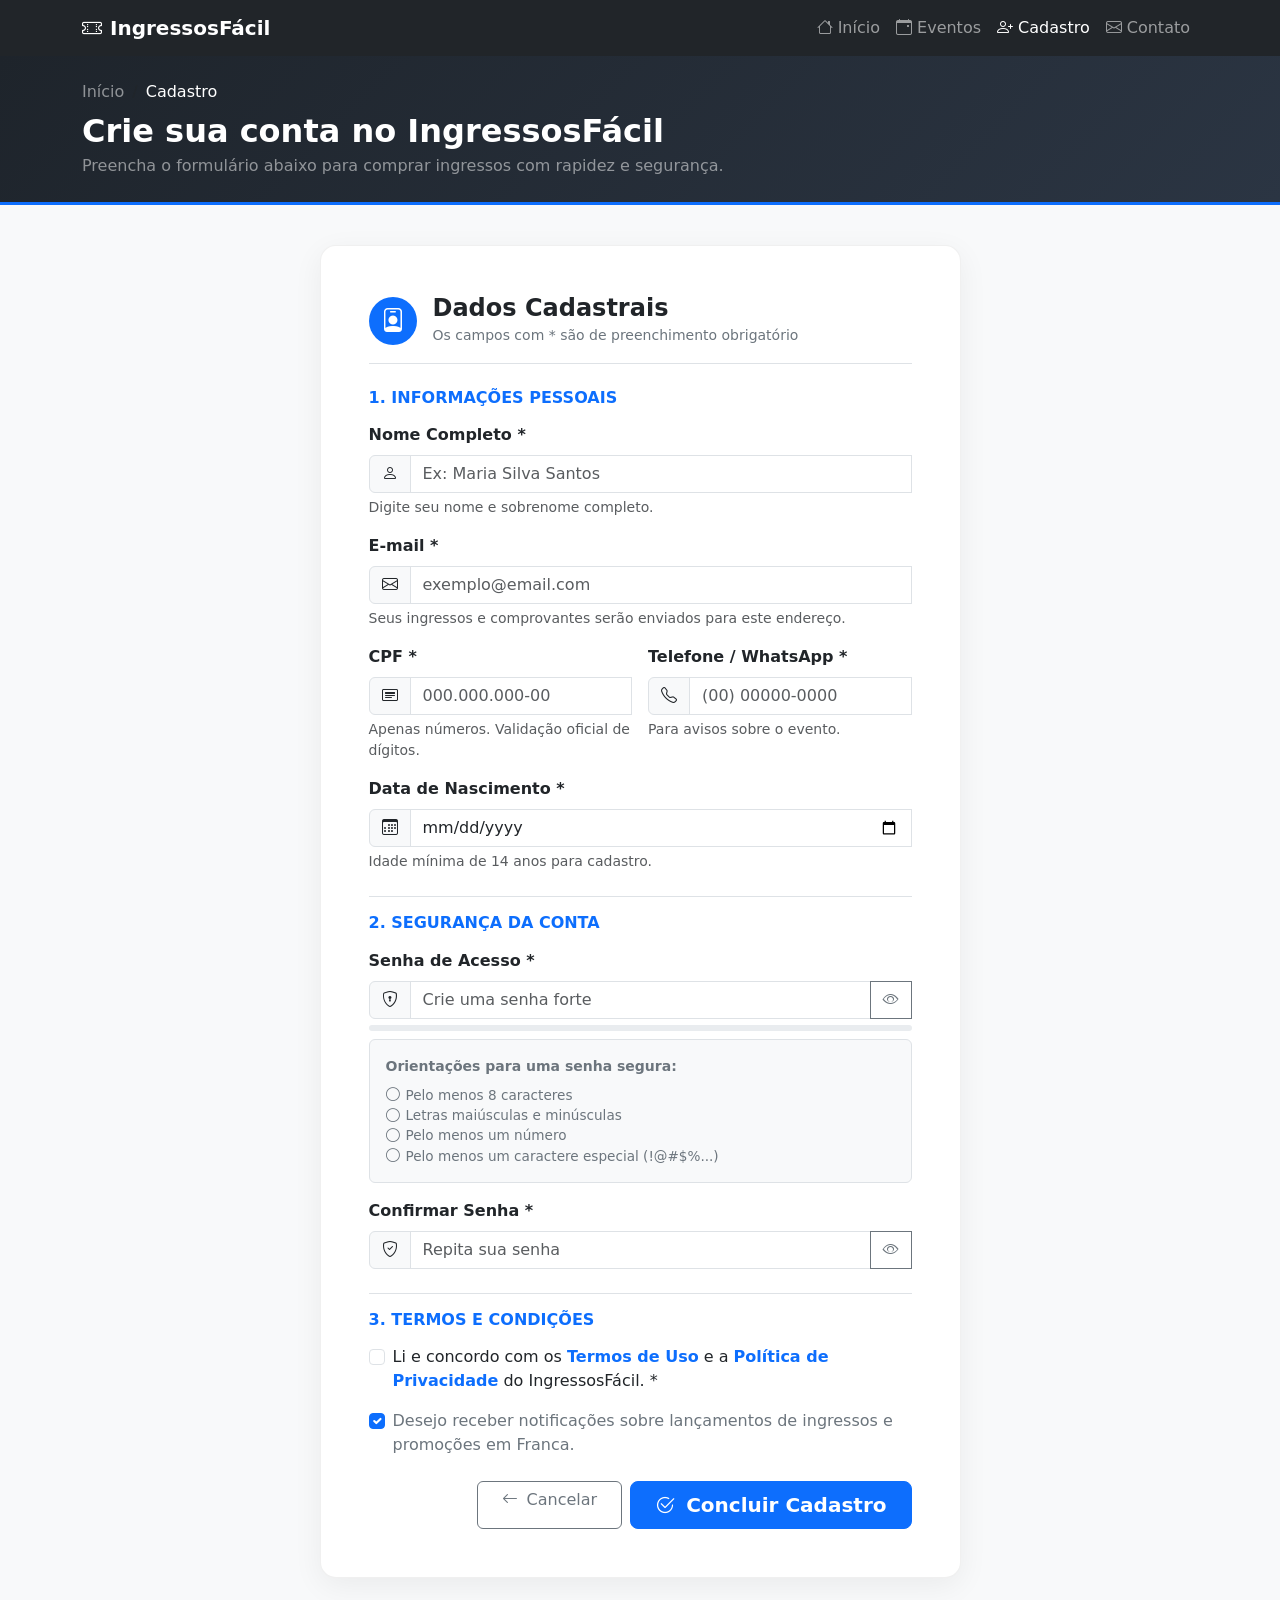
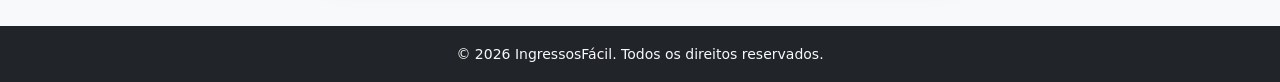
<file: estudo/venda-ingressos/cadastro.html>
<!DOCTYPE html>
<html lang="pt-BR">
<head>
    <meta charset="UTF-8">
    <meta http-equiv="refresh" content="0; url=../../exemplo-bootstrap/cadastro.html">
    <title>Cadastro - IngressosFácil</title>
    <script>
        window.location.replace("../../exemplo-bootstrap/cadastro.html");
    </script>
</head>
<body>
    <p>Redirecionando para o formulário de cadastro... <a href="../../exemplo-bootstrap/cadastro.html">Clique aqui</a> se não for redirecionado.</p>
</body>
</html>
</file>
<file: exemplo-css/styles.css>
*{
    margin: 0;
    padding: 0;
    box-sizing: border-box;
}

/* SELETOR POR TAG */
p{
    color:rgb(130, 36, 36)
}

.exemplo-classe{
    color:rgb(36, 55, 130);
    font-size: 20px;
    font-weight: bold;
}   

#email{
    border: 2px solid rgb(36, 130, 55);
    padding: 5px;
    border-radius: 5px;
}
</file>
<file: exemplo-grid/styles.css>
*{
    margin: 0;
    padding: 0;
    box-sizing: border-box;
}

body{
    font-family: Arial, Helvetica, sans-serif;
    background-color: #f2f2f2;
    line-height: 1.6;
    color: #333;
    min-height: 100vh;
    display: grid;
    grid-template-columns:  220px 1fr;
    grid-template-rows: auto 1fr auto;
    grid-template-areas: 
        "top top"
        "lateral conteudo"
        "rodape rodape";
}

.topo{grid-area: topo;}
.lateral{grid-area: lateral;}
.conteudo{grid-area: conteudo;}
.rodape{grid-area: rodape;}

.grade-eventos{
    display: grid;
    grid-template-columns: repeat(auto-fit, minmax(250px, 1fr));
    gap: 20px;
}

.evento{
    background-color: #fff;
    padding: 20px;
    border-radius: 5px;
    box-shadow: 0 2px 5px rgba(0,0,0,0.1);
}

.evento .preco{
    margin-top: 10px;
    font-weight: bold;
    color: #e74c3c;
}

.destaque {
    grid-column: 1/ -1;
    background-color: #3498db;
}

.topo{
    background-color: #3498db;
    color: #fff;
    padding: 20px;
    display: flex;
    justify-content: space-between;
}

.menu-horizontal ul{
    display: flex;
    gap: 15px;
    list-style: none;
}

.menu-horizontal a{
    color: #fff;
    text-decoration: none;
    font-weight: bold;
}

/* ===== Lateral ===== */
.lateral {
    padding: 20px;
    background-color: #fff;
    border-right: 1px solid #e3e6ee;
}

.lateral h2 {
    font-size: 1.1rem;
    margin-bottom: 12px;
}

.menu-vertical ul {
    list-style: none;
}
/* ===== Rodapé ===== */
.rodape {
    padding: 20px;
    text-align: center;
    background-color: #2c3e50;
    color: #fff;
}


@media (max-width: 768px) {
    body {
        grid-template-columns: 1fr;
        grid-template-rows: auto auto 1fr auto;
        grid-template-areas:
            "top"
            "lateral"
            "conteudo"
            "rodape"; 
    }
}
</file>
<file: exemplo-propriedade-css/style.css>
* {
    margin: 10px;
    padding: 0;
    box-sizing: border-box;
}

body {
    font-family: Arial, sans-serif;
    background-color: rgb(228, 228, 228);
    color: rgb(22, 22, 22);
    line-height: 1.4;
}

h1 {
    font-size: 28px;

}

h2 {
    font-size: 1.5rem;
    margin-bottom: 15px;
}

a{
    color: rgb(146, 63, 74);
    text-decoration: none;
}

.footer {
    background-color: rgb(130, 44, 36);
    color: rgb(255, 255, 255);
    text-align: center;
    padding: 10px;

}

.logo {
    display: flex;
    align-items: center;
    gap: 10px;
    box-shadow: 0 0 10px rgba(0, 0, 0, 0.1);    
    margin: 0px;
    padding: 0px;
    background-color: rgb(31, 31, 31);
    color:aliceblue
}

nav a {
    color: aliceblue;
    padding: 10px;
    transition: background-color 0.3s ease;
}

nav url{
    display: flex;
    gap: 10px;
}

#vantagens ul {
    list-style-type: square;
    padding-left: 20px;
}

#vantagens li {
    margin-bottom: 10px;
}

table {
    width: 100%;
    border-collapse: collapse;
    margin-top: 20px;
}

thead th {
    background-color: rgb(130, 44, 36);
    color: white;
    padding: 10px;
    text-align: left;
}

tbody th, tbody td {
    padding: 10px;
    text-align: left;
}

tbody tr {
    border-bottom: 1px solid #000000;
    background-color: #dcd8d8;
}

tbody tr:nth-child(even) {
    background-color: #ebe5e5;
}

tbody tr:hover {
    background-color: #9e515170;
}
main section {
    margin-bottom: 40px;
}
</file>
<file: style.css>
body {
    font-family: Arial, sans-serif;
    margin: 30px;
    padding: 0;
    background-color: #000000;
    color: #a5a5a5;
}
</file>
<file: exemplo-bootstrap/styles.css>
/* Estilos customizados para IngressosFácil */

:root {
    --primary-color: #0d6efd;
    --primary-hover: #0b5ed7;
    --dark-bg: #1e242b;
}

body {
    background-color: #f8f9fa;
    font-family: system-ui, -apple-system, "Segoe UI", Roboto, "Helvetica Neue", "Noto Sans", "Liberation Sans", Arial, sans-serif;
}

/* Efeito hover nos cards de evento */
.card-hover {
    transition: transform 0.25s ease, box-shadow 0.25s ease;
    border: 1px solid rgba(0, 0, 0, 0.08);
}

.card-hover:hover {
    transform: translateY(-4px);
    box-shadow: 0 10px 24px rgba(0, 0, 0, 0.12) !important;
}

/* Indicador de força da senha */
.password-strength-meter {
    height: 6px;
    background-color: #e9ecef;
    border-radius: 3px;
    overflow: hidden;
    margin-top: 6px;
}

.password-strength-bar {
    height: 100%;
    width: 0%;
    transition: width 0.3s ease, background-color 0.3s ease;
}

.strength-fraca {
    width: 33%;
    background-color: #dc3545;
}

.strength-media {
    width: 66%;
    background-color: #ffc107;
}

.strength-forte {
    width: 100%;
    background-color: #198754;
}

/* Requisitos de senha */
.password-requirements {
    font-size: 0.85rem;
    padding-left: 0;
    list-style: none;
    margin-bottom: 0;
}

.password-requirements li {
    display: flex;
    align-items: center;
    gap: 6px;
    color: #6c757d;
    transition: color 0.2s ease;
}

.password-requirements li.met {
    color: #198754;
    font-weight: 500;
}

.password-requirements li.unmet {
    color: #6c757d;
}

/* Formulário de cadastro */
.form-card {
    border-radius: 1rem;
    box-shadow: 0 8px 30px rgba(0, 0, 0, 0.06);
    border: 1px solid rgba(0, 0, 0, 0.06);
    background: #ffffff;
}

.form-floating > .form-control:focus ~ label,
.form-floating > .form-control:not(:placeholder-shown) ~ label {
    color: var(--primary-color);
}

.btn-toggle-password {
    border-top-left-radius: 0;
    border-bottom-left-radius: 0;
}

/* Badge decorativo e cabeçalhos */
.hero-cadastro {
    background: linear-gradient(135deg, #1e242b 0%, #2b3543 100%);
    color: #ffffff;
    border-bottom: 3px solid var(--primary-color);
}
</file>
